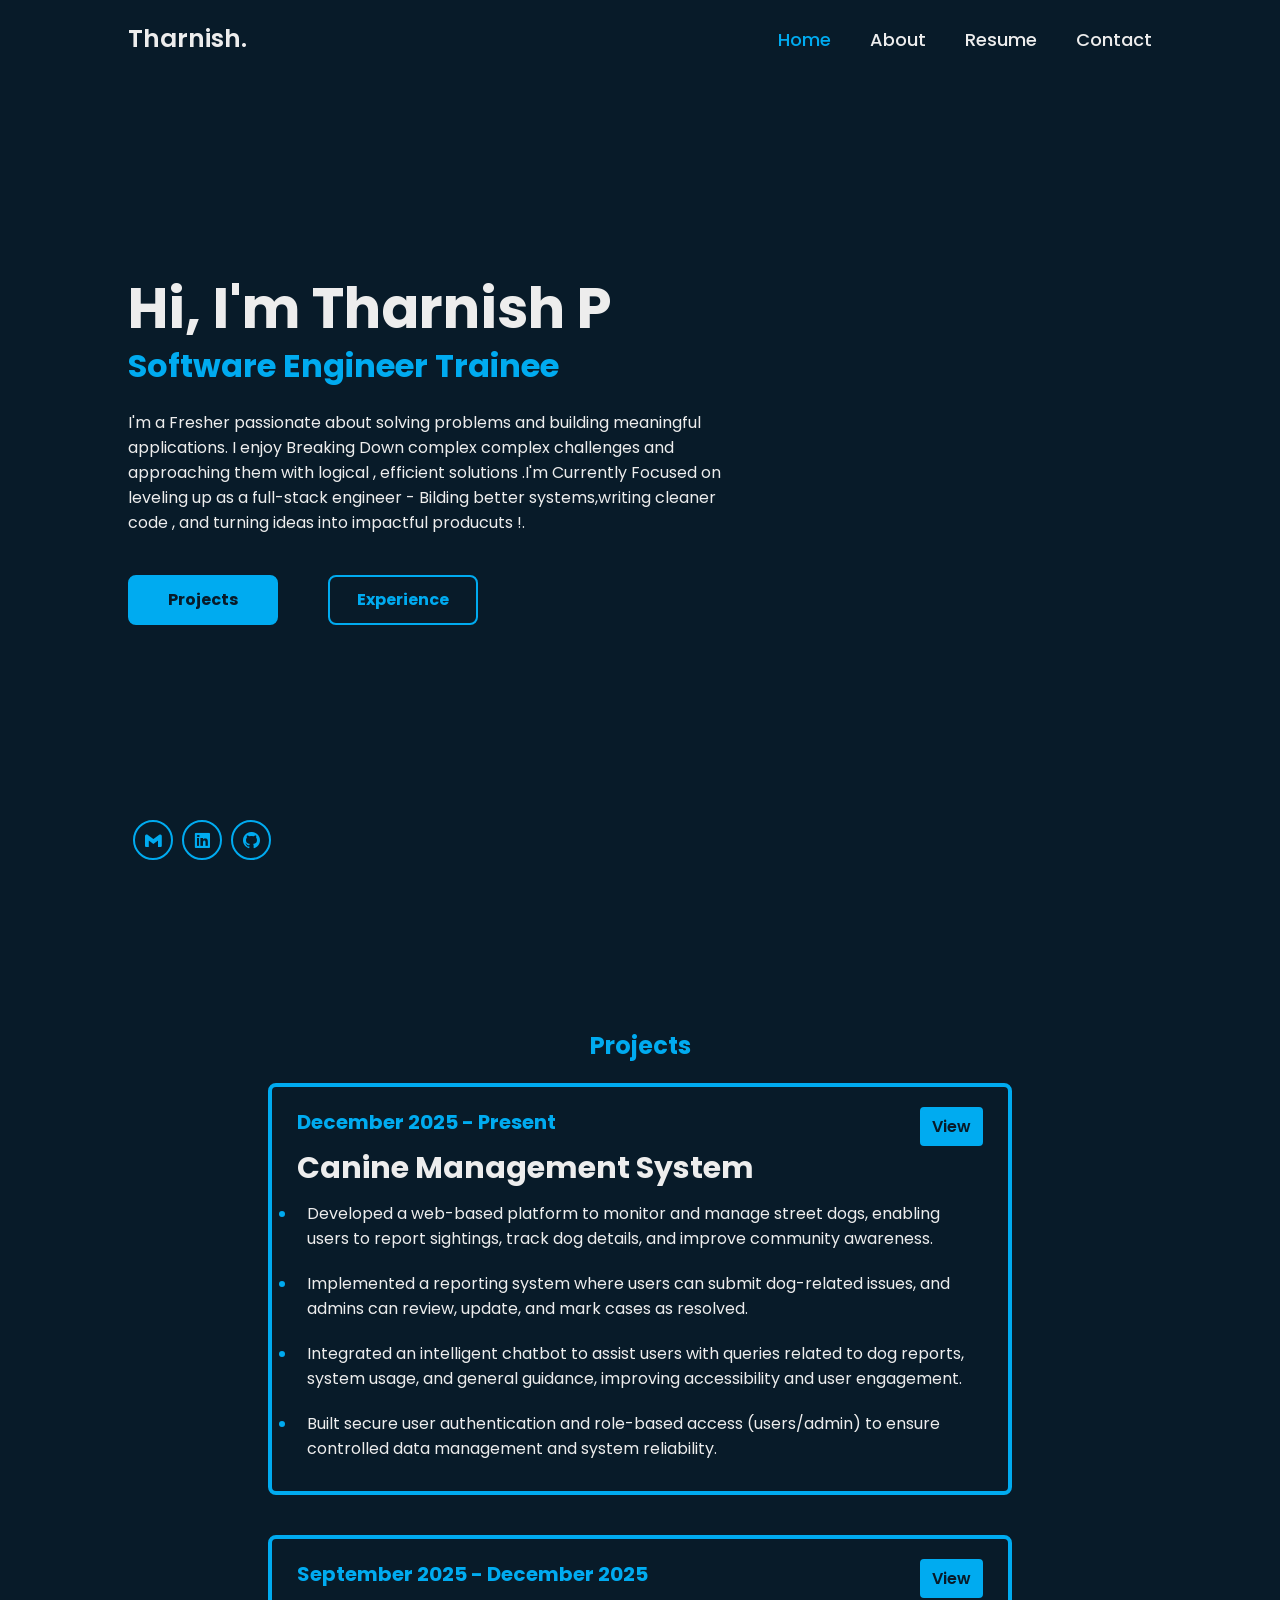
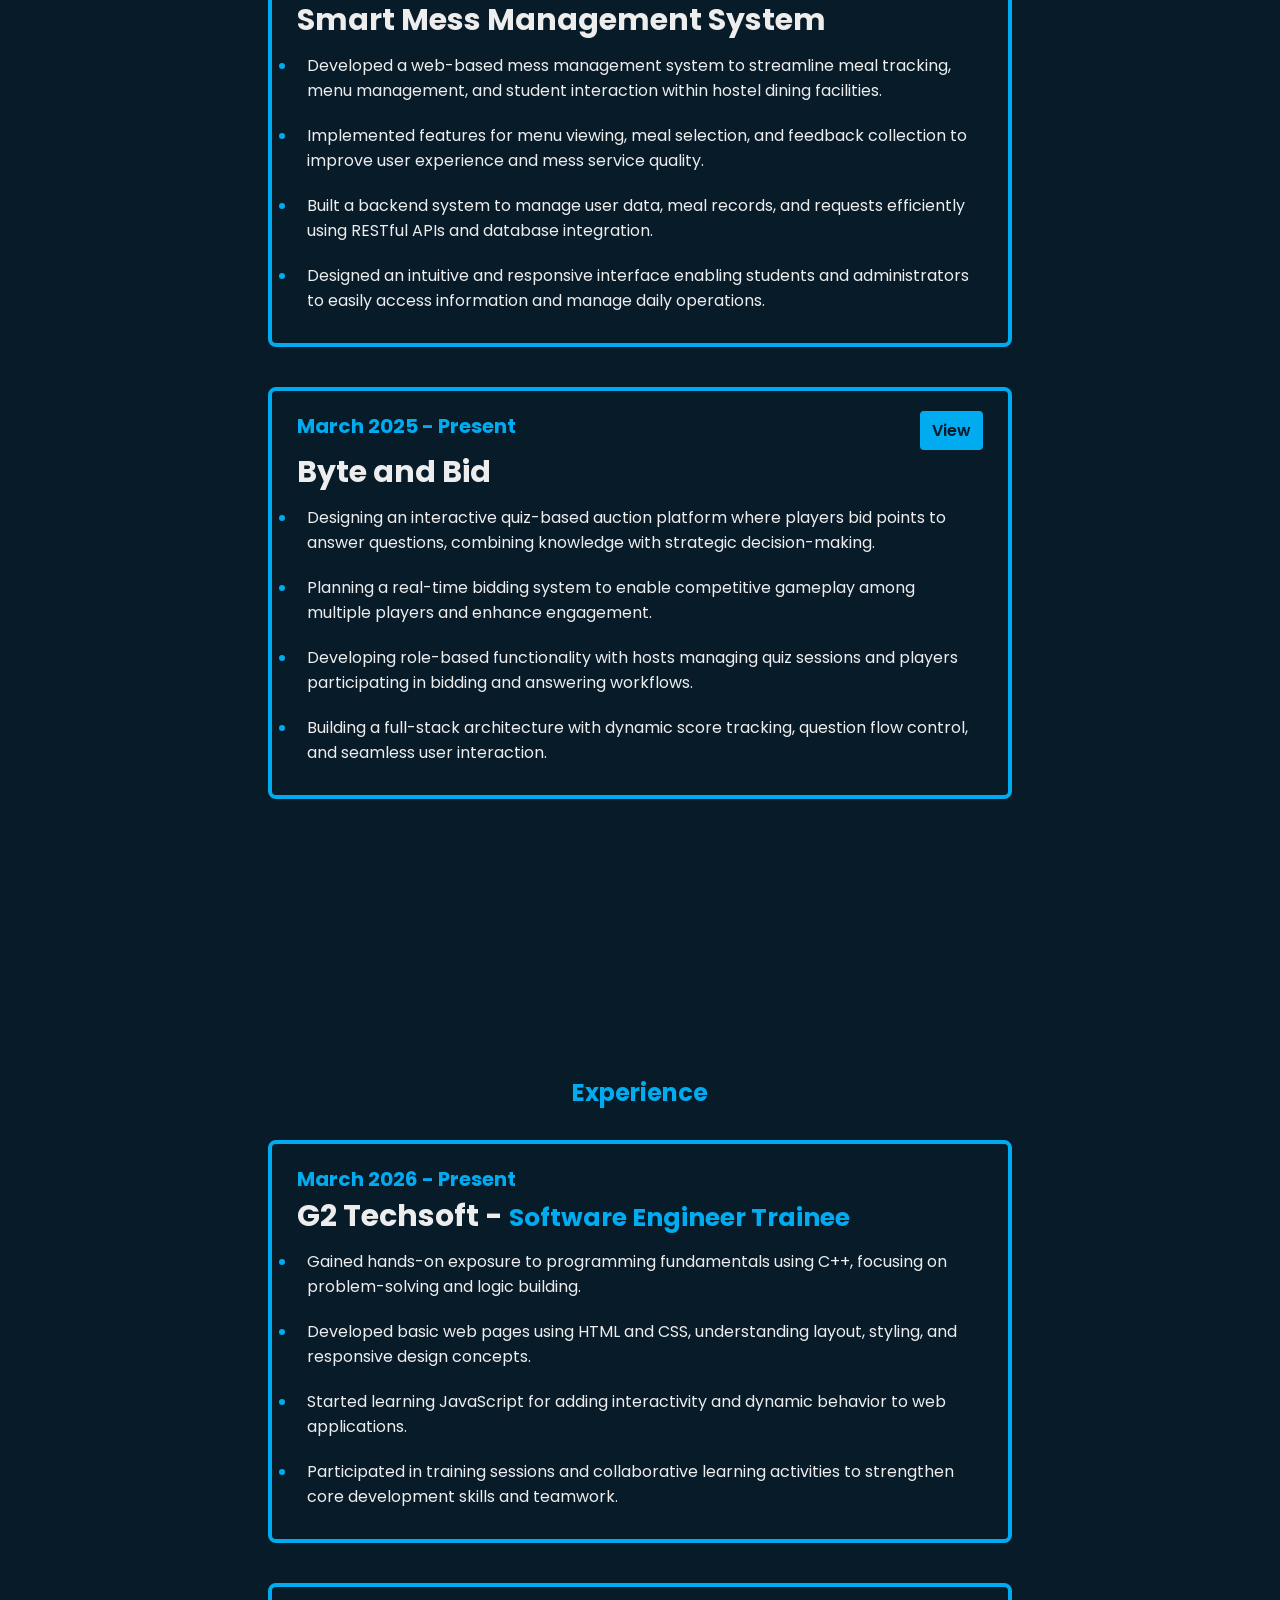
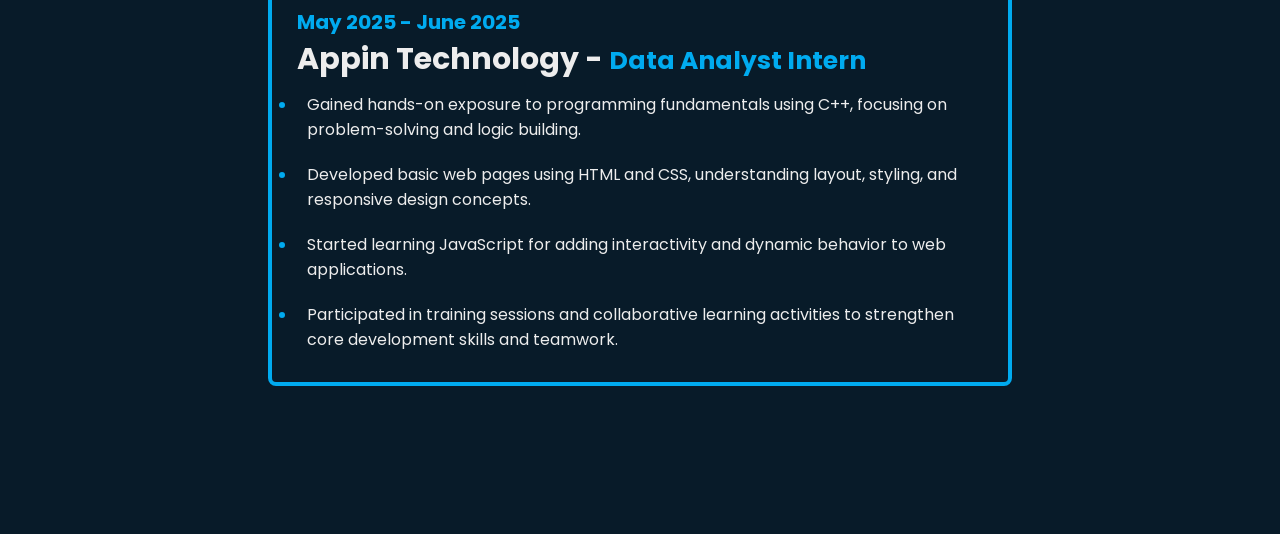
<file: index.html>
<!DOCTYPE html>
<html lang="en">
<head>
    <meta charset="UTF-8">
    <meta name="viewport" content="width=device-width, initial-scale=1.0">
    <title>PortFolio</title>
    <link rel="stylesheet" href="styles/portfolio.css">
    <link href='https://unpkg.com/boxicons@2.1.4/css/boxicons.min.css' rel='stylesheet'>
</head>
<body>
    <header class="header">
        <div class="logo">
            <a href="#">Tharnish.</a>
        </div>
        <div class="menu-icon" id="menu-icon">
            <i class='bx bx-menu'></i>
        </div>
        <nav class="nav-bar" id="nav-bar">
            <a href="#" class = "active">Home</a>
            <a href="pages/about.html">About</a>
            <a href="pages/resume.html">Resume</a>
            <a href="#">Contact</a>
            
        </nav>
    </header>

    <section class="home">
        <div class="home-content">
            <h1>Hi, I'm Tharnish P</h1>
            <h3>Software Engineer Trainee</h3>
            <p>I'm a Fresher passionate about solving problems and building meaningful applications. I enjoy Breaking Down complex
                complex challenges and approaching them with logical , efficient solutions .I'm Currently Focused on leveling up as 
                a full-stack engineer - Bilding better systems,writing cleaner code , and turning ideas into impactful producuts !.
            </p>

            <div class="btn-box">
                <a href="#project">Projects</a>
                <a href="#experience">Experience</a>
            </div>
            <div class="socials">
            <a href="mailto:tharnishpalanisamy3@gmail.com"><i class='bx bxl-gmail'></i></a>
            <a href="https://www.linkedin.com/in/tharnish-palanisamy"><i class='bx bxl-linkedin-square' ></i></a>
            <a href="https://github.com/tharnishpalanisamy"><i class='bx bxl-github' ></i></a>
        </div>

        </div>
        
    </section>

    <section id="project">
        <h1>Projects</h1>
        <div class="project-container">
        <div class="card">
            <div class="project-subtitle">
                <h4>December 2025 - Present</h4> 
                <a href="https://streetdogtracker.vercel.app/" class="btn">View</a>
            </div>
            <div class="project-title">
                <h2>Canine Management System</h2>
            </div>
            
            <div class="project-content">
                <ul>
                    <li>Developed a web-based platform to monitor and manage street dogs, 
                        enabling users to report sightings, track dog details, and improve 
                        community awareness.
                    </li>
                    <li>Implemented a reporting system where users can submit dog-related 
                        issues, and admins can review, update, and mark cases as resolved.
                    </li>
                    <li>Integrated an intelligent chatbot to assist users with queries related 
                        to dog reports, system usage, and general guidance, improving accessibility
                         and user engagement.
                    </li>
                    <li>Built secure user authentication and role-based access (users/admin)
                         to ensure controlled data management and system reliability.</li>

                </ul>
            </div>
        </div>

        <div class="card">
            <div class="project-subtitle">
                <h4>September 2025 - December 2025</h4> 
                <a href="https://streetdogtracker.vercel.app/" class="btn">View</a>
            </div>
            <div class="project-title">
                <h2>Smart Mess Management System</h2>
            </div>
            
            <div class="project-content">
                <ul>
                    <li>Developed a web-based mess management system to streamline meal tracking,
                         menu management, and student interaction within hostel dining facilities.
                    </li>
                    <li>Implemented features for menu viewing, meal selection, and feedback collection
                         to improve user experience and mess service quality.
                    </li>
                    <li>Built a backend system to manage user data, meal records, and requests efficiently
                         using RESTful APIs and database integration.
                    </li>
                    <li>Designed an intuitive and responsive interface enabling students and administrators to 
                        easily access information and manage daily operations.</li>
                </ul>
            </div>
        </div>

        <div class="card">
            <div class="project-subtitle">
                <h4>March 2025 - Present</h4> 
                <a href="https://streetdogtracker.vercel.app/" class="btn">View</a>
            </div>
            <div class="project-title">
                <h2>Byte and Bid</h2>
            </div>
            
            <div class="project-content">
                <ul>
                    <li>Designing an interactive quiz-based auction platform where players bid points 
                        to answer questions, combining knowledge with strategic decision-making.
                    </li>
                    <li>Planning a real-time bidding system to enable competitive gameplay among multiple
                         players and enhance engagement.
                    </li>
                    <li>Developing role-based functionality with hosts managing quiz sessions and players 
                        participating in bidding and answering workflows.
                    </li>
                    <li>Building a full-stack architecture with dynamic score tracking, question flow control,
                         and seamless user interaction.</li>
                </ul>
            </div>
        </div>
        
    </div>
    </section>

    <section id="experience">
        <h1>Experience</h1>
        <div class="experience-container">
        <div class="card">
            <div class="project-subtitle">
                <h4>March 2026 - Present</h4> 
            </div>
            <div class="project-title">
                <h2>G2 Techsoft - <span class="role">Software Engineer Trainee</span></h2>
            </div>
            
            <div class="project-content">
                <ul>
                    <li>Gained hands-on exposure to programming fundamentals using C++,
                         focusing on problem-solving and logic building.
                    </li>
                    <li>Developed basic web pages using HTML and CSS, understanding layout, 
                        styling, and responsive design concepts.
                    </li>
                    <li>Started learning JavaScript for adding interactivity and dynamic behavior
                         to web applications.
                    </li>
                    <li>Participated in training sessions and collaborative learning activities to 
                        strengthen core development skills and teamwork.</li>

                </ul>
            </div>
        </div>

        <div class="card">
            <div class="project-subtitle">
                <h4>May 2025 - June 2025</h4> 
            </div>
            <div class="project-title">
                <h2>Appin Technology - <span class="role">Data Analyst Intern</span></h2>
            </div>
            
            <div class="project-content">
                <ul>
                    <li>Gained hands-on exposure to programming fundamentals using C++,
                         focusing on problem-solving and logic building.
                    </li>
                    <li>Developed basic web pages using HTML and CSS, understanding layout, 
                        styling, and responsive design concepts.
                    </li>
                    <li>Started learning JavaScript for adding interactivity and dynamic behavior
                         to web applications.
                    </li>
                    <li>Participated in training sessions and collaborative learning activities to 
                        strengthen core development skills and teamwork.</li>

                </ul>
            </div>
        </div>
      </div>
    </section>
    <script src="script/app.js"></script>
</body>
</html>
</file>
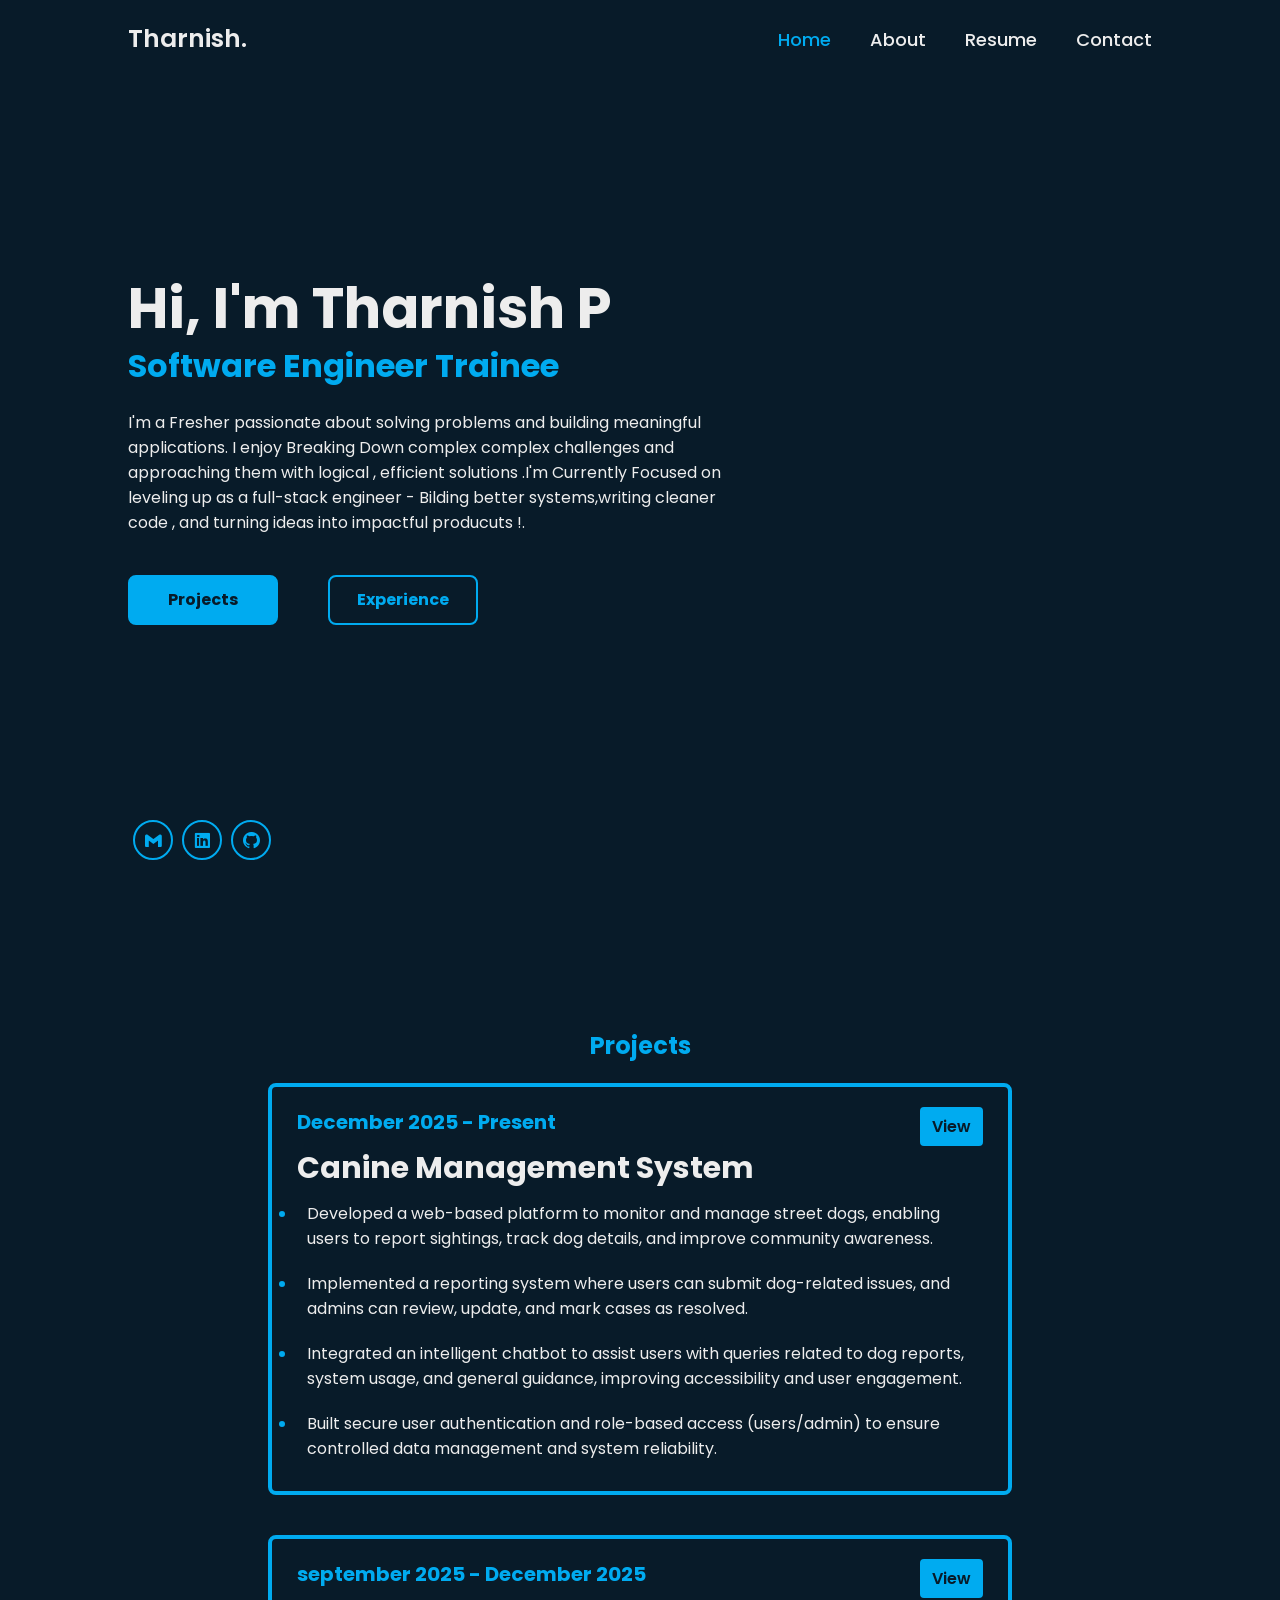
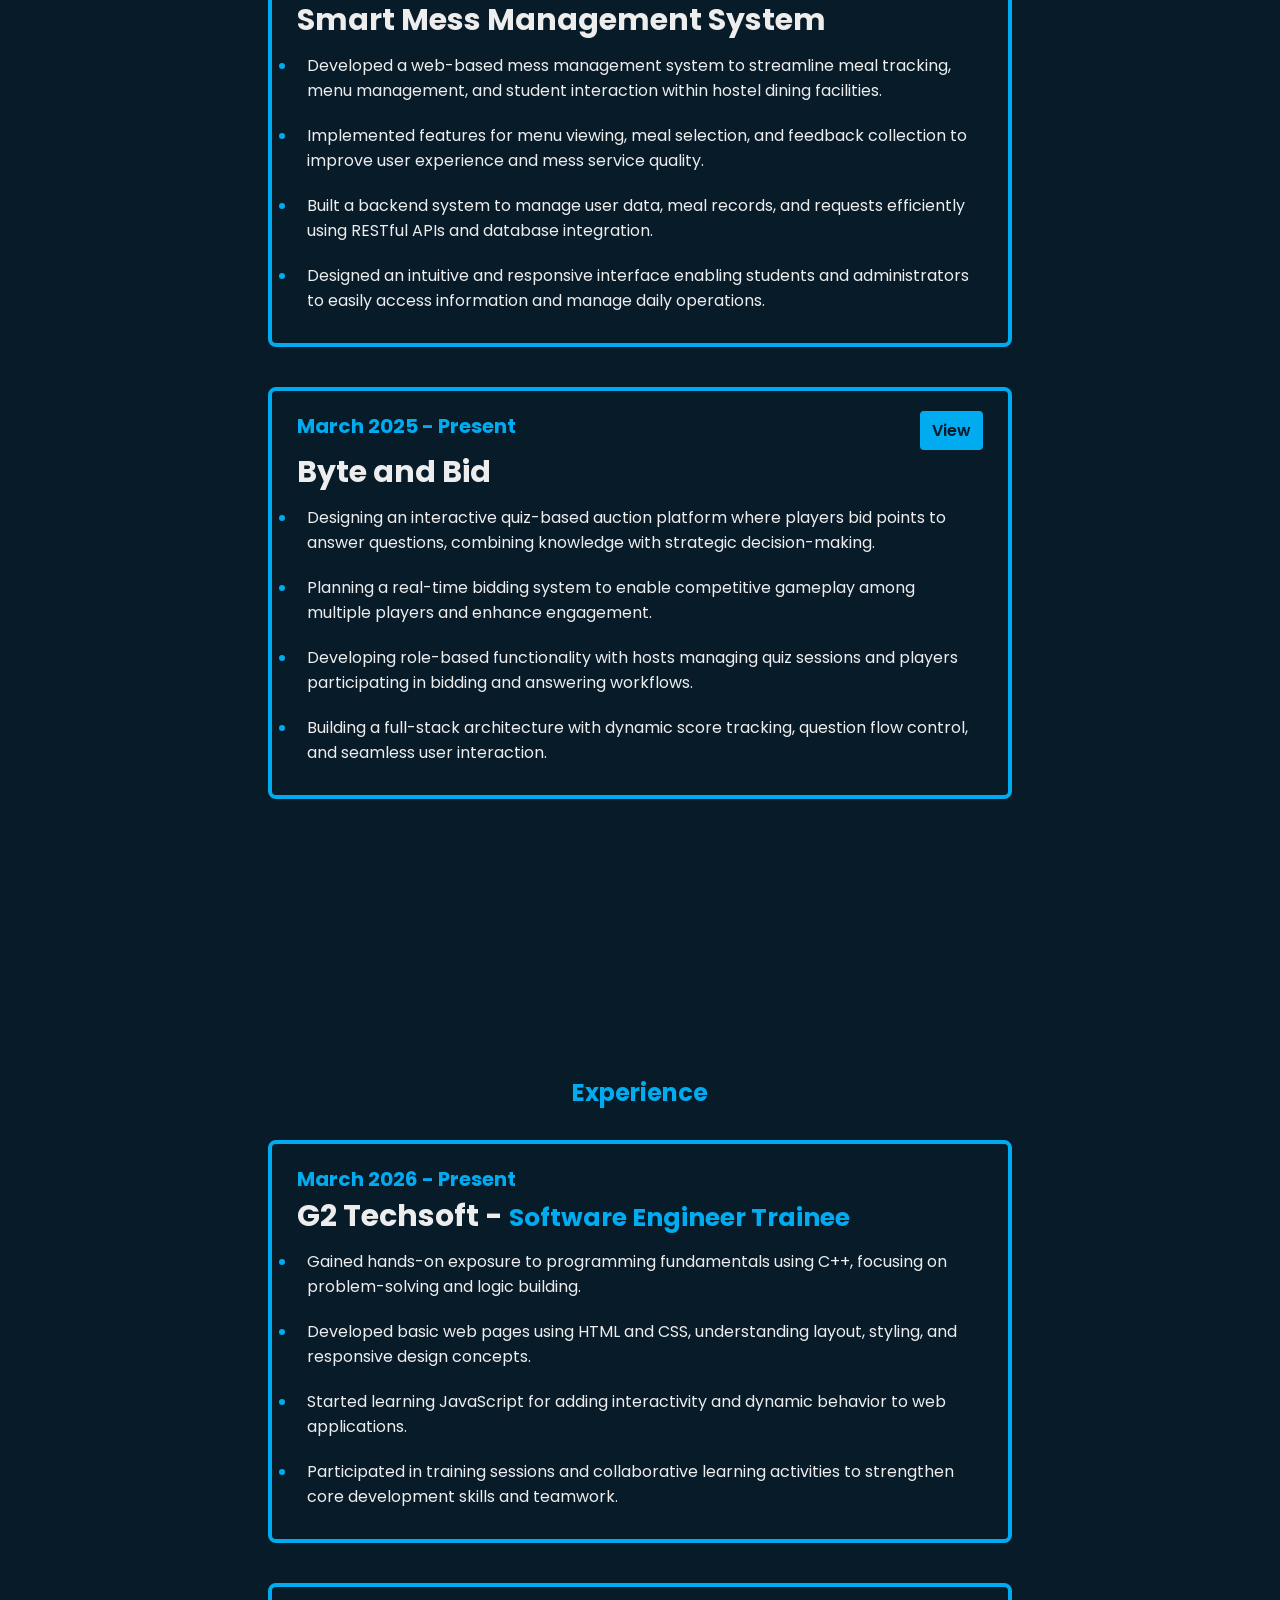
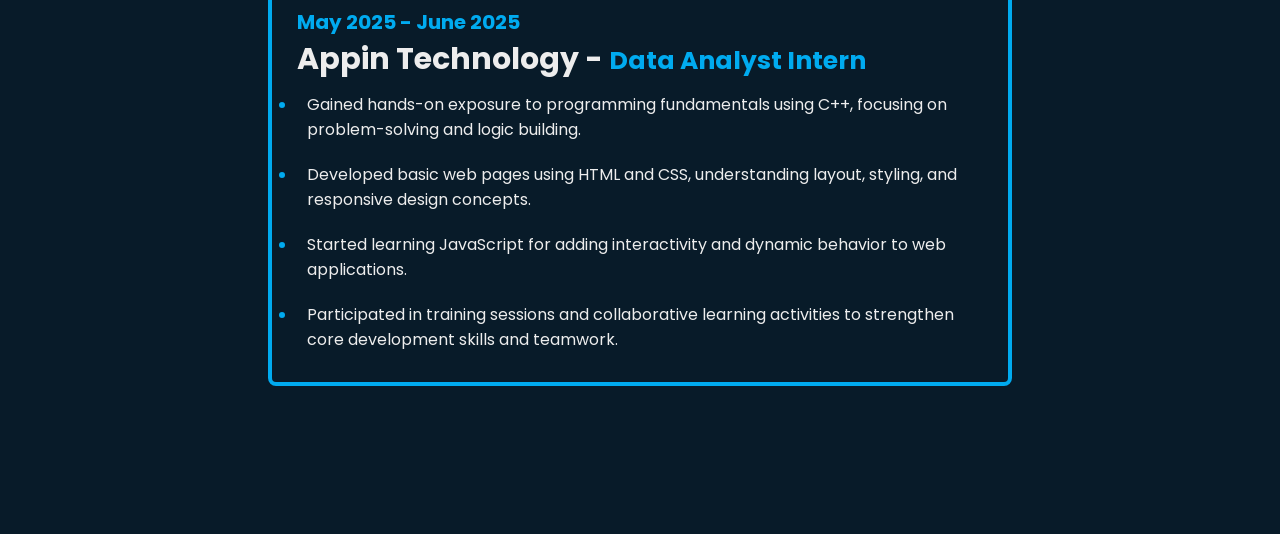
<file: portfolio/index.html>
<!DOCTYPE html>
<html lang="en">
<head>
    <meta charset="UTF-8">
    <meta name="viewport" content="width=device-width, initial-scale=1.0">
    <title>PortFolio</title>
    <link rel="stylesheet" href="styles/portfolio.css">
    <link href='https://unpkg.com/boxicons@2.1.4/css/boxicons.min.css' rel='stylesheet'>
</head>
<body>
    <header class="header">
        <div class="logo">
            <a href="#">Tharnish.</a>
        </div>
        <nav class="nav-bar">
            <a href="#" class = "active">Home</a>
            <a href="pages/about.html">About</a>
            <a href="pages/resume.html">Resume</a>
            <a href="#">Contact</a>
        </nav>
    </header>

    <section class="home">
        <div class="home-content">
            <h1>Hi, I'm Tharnish P</h1>
            <h3>Software Engineer Trainee</h3>
            <p>I'm a Fresher passionate about solving problems and building meaningful applications. I enjoy Breaking Down complex
                complex challenges and approaching them with logical , efficient solutions .I'm Currently Focused on leveling up as 
                a full-stack engineer - Bilding better systems,writing cleaner code , and turning ideas into impactful producuts !.
            </p>

            <div class="btn-box">
                <a href="#project">Projects</a>
                <a href="#experience">Experience</a>
            </div>

        </div>
        <div class="socials">
            <a href="mailto:tharnishpalanisamy3@gmail.com"><i class='bx bxl-gmail'></i></a>
            <a href="https://www.linkedin.com/in/tharnish-palanisamy"><i class='bx bxl-linkedin-square' ></i></a>
            <a href="https://github.com/tharnishpalanisamy"><i class='bx bxl-github' ></i></a>
        </div>
    </section>

    <section id="project">
        <h1>Projects</h1>
        <div class="project-container">
        <div class="card">
            <div class="project-subtitle">
                <h4>December 2025 - Present</h4> 
                <a href="https://streetdogtracker.vercel.app/" class=".btn">View</a>
            </div>
            <div class="project-title">
                <h2>Canine Management System</h2>
            </div>
            
            <div class="project-content">
                <ul>
                    <li>Developed a web-based platform to monitor and manage street dogs, 
                        enabling users to report sightings, track dog details, and improve 
                        community awareness.
                    </li>
                    <li>Implemented a reporting system where users can submit dog-related 
                        issues, and admins can review, update, and mark cases as resolved.
                    </li>
                    <li>Integrated an intelligent chatbot to assist users with queries related 
                        to dog reports, system usage, and general guidance, improving accessibility
                         and user engagement.
                    </li>
                    <li>Built secure user authentication and role-based access (users/admin)
                         to ensure controlled data management and system reliability.</li>

                </ul>
            </div>
        </div>

        <div class="card">
            <div class="project-subtitle">
                <h4>september 2025 - December 2025</h4> 
                <a href="https://smart-mess-management.netlify.app/">View</a>
            </div>
            <div class="project-title">
                <h2>Smart Mess Management System</h2>
            </div>
            
            <div class="project-content">
                <ul>
                    <li>Developed a web-based mess management system to streamline meal tracking,
                         menu management, and student interaction within hostel dining facilities.
                    </li>
                    <li>Implemented features for menu viewing, meal selection, and feedback collection
                         to improve user experience and mess service quality.
                    </li>
                    <li>Built a backend system to manage user data, meal records, and requests efficiently
                         using RESTful APIs and database integration.
                    </li>
                    <li>Designed an intuitive and responsive interface enabling students and administrators to 
                        easily access information and manage daily operations.</li>
                </ul>
            </div>
        </div>

        <div class="card">
            <div class="project-subtitle">
                <h4>March 2025 - Present</h4> 
                <a href="https://streetdogtracker.vercel.app/">View</a>
            </div>
            <div class="project-title">
                <h2>Byte and Bid</h2>
            </div>
            
            <div class="project-content">
                <ul>
                    <li>Designing an interactive quiz-based auction platform where players bid points 
                        to answer questions, combining knowledge with strategic decision-making.
                    </li>
                    <li>Planning a real-time bidding system to enable competitive gameplay among multiple
                         players and enhance engagement.
                    </li>
                    <li>Developing role-based functionality with hosts managing quiz sessions and players 
                        participating in bidding and answering workflows.
                    </li>
                    <li>Building a full-stack architecture with dynamic score tracking, question flow control,
                         and seamless user interaction.</li>
                </ul>
            </div>
        </div>
        
    </div>
    </section>

    <section id="experience">
        <h1>Experience</h1>
        <div class="experience-container">
        <div class="card">
            <div class="project-subtitle">
                <h4>March 2026 - Present</h4> 
            </div>
            <div class="project-title">
                <h2>G2 Techsoft - <span class="role">Software Engineer Trainee</span></h2>
            </div>
            
            <div class="project-content">
                <ul>
                    <li>Gained hands-on exposure to programming fundamentals using C++,
                         focusing on problem-solving and logic building.
                    </li>
                    <li>Developed basic web pages using HTML and CSS, understanding layout, 
                        styling, and responsive design concepts.
                    </li>
                    <li>Started learning JavaScript for adding interactivity and dynamic behavior
                         to web applications.
                    </li>
                    <li>Participated in training sessions and collaborative learning activities to 
                        strengthen core development skills and teamwork.</li>

                </ul>
            </div>
        </div>

        <div class="card">
            <div class="project-subtitle">
                <h4>May 2025 - June 2025</h4> 
            </div>
            <div class="project-title">
                <h2>Appin Technology - <span class="role">Data Analyst Intern</span></h2>
            </div>
            
            <div class="project-content">
                <ul>
                    <li>Gained hands-on exposure to programming fundamentals using C++,
                         focusing on problem-solving and logic building.
                    </li>
                    <li>Developed basic web pages using HTML and CSS, understanding layout, 
                        styling, and responsive design concepts.
                    </li>
                    <li>Started learning JavaScript for adding interactivity and dynamic behavior
                         to web applications.
                    </li>
                    <li>Participated in training sessions and collaborative learning activities to 
                        strengthen core development skills and teamwork.</li>

                </ul>
            </div>
        </div>
      </div>
    </section>

</body>
</html>
</file>
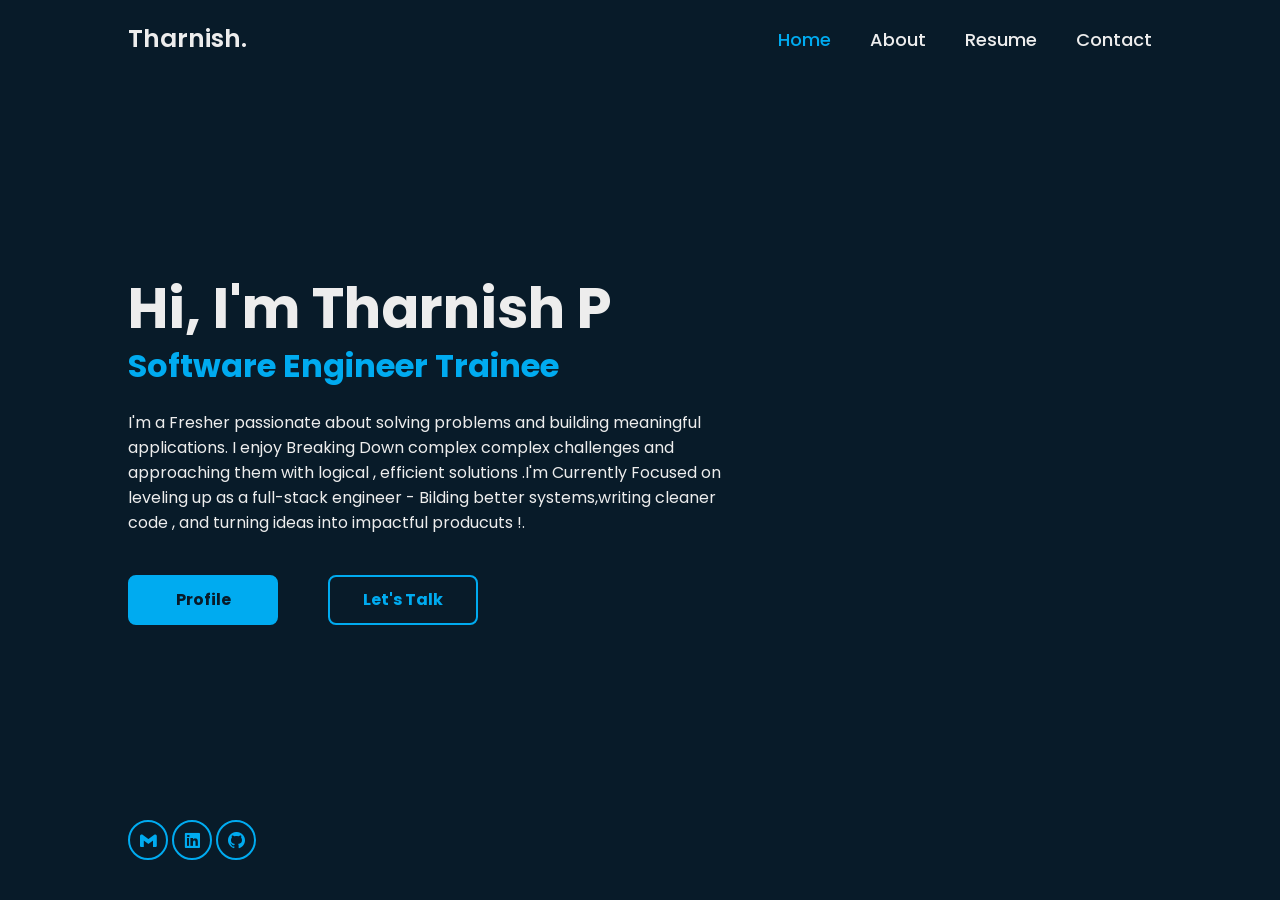
<file: portfolio.html>
<!DOCTYPE html>
<html lang="en">
<head>
    <meta charset="UTF-8">
    <meta name="viewport" content="width=device-width, initial-scale=1.0">
    <title>PortFolio</title>
    <link rel="stylesheet" href="portfolio.css">
    <link href='https://unpkg.com/boxicons@2.1.4/css/boxicons.min.css' rel='stylesheet'>
</head>
<body>
    <header class="header">
        <div class="logo">
            <a href="#">Tharnish.</a>
        </div>
        <nav class="nav-bar">
            <a href="#" class = "active">Home</a>
            <a href="#">About</a>
            <a href="resume.html">Resume</a>
            <a href="#">Contact</a>
        </nav>
    </header>

    <section class="home">
        <div class="home-content">
            <h1>Hi, I'm Tharnish P</h1>
            <h3>Software Engineer Trainee</h3>
            <p>I'm a Fresher passionate about solving problems and building meaningful applications. I enjoy Breaking Down complex
                complex challenges and approaching them with logical , efficient solutions .I'm Currently Focused on leveling up as 
                a full-stack engineer - Bilding better systems,writing cleaner code , and turning ideas into impactful producuts !.
            </p>

            <div class="btn-box">
                <a href="resume.html">Profile</a>
                <a href="#">Let's Talk</a>
            </div>

        </div>
        <div class="socials">
            <a href="mailto:tharnishpalanisamy3@gmail.com"><i class='bx bxl-gmail'></i></a>
            <a href="https://www.linkedin.com/in/tharnish-palanisamy"><i class='bx bxl-linkedin-square' ></i></a>
            <a href="https://github.com/tharnishpalanisamy"><i class='bx bxl-github' ></i></a>
        </div>
    </section>

</body>
</html>
</file>
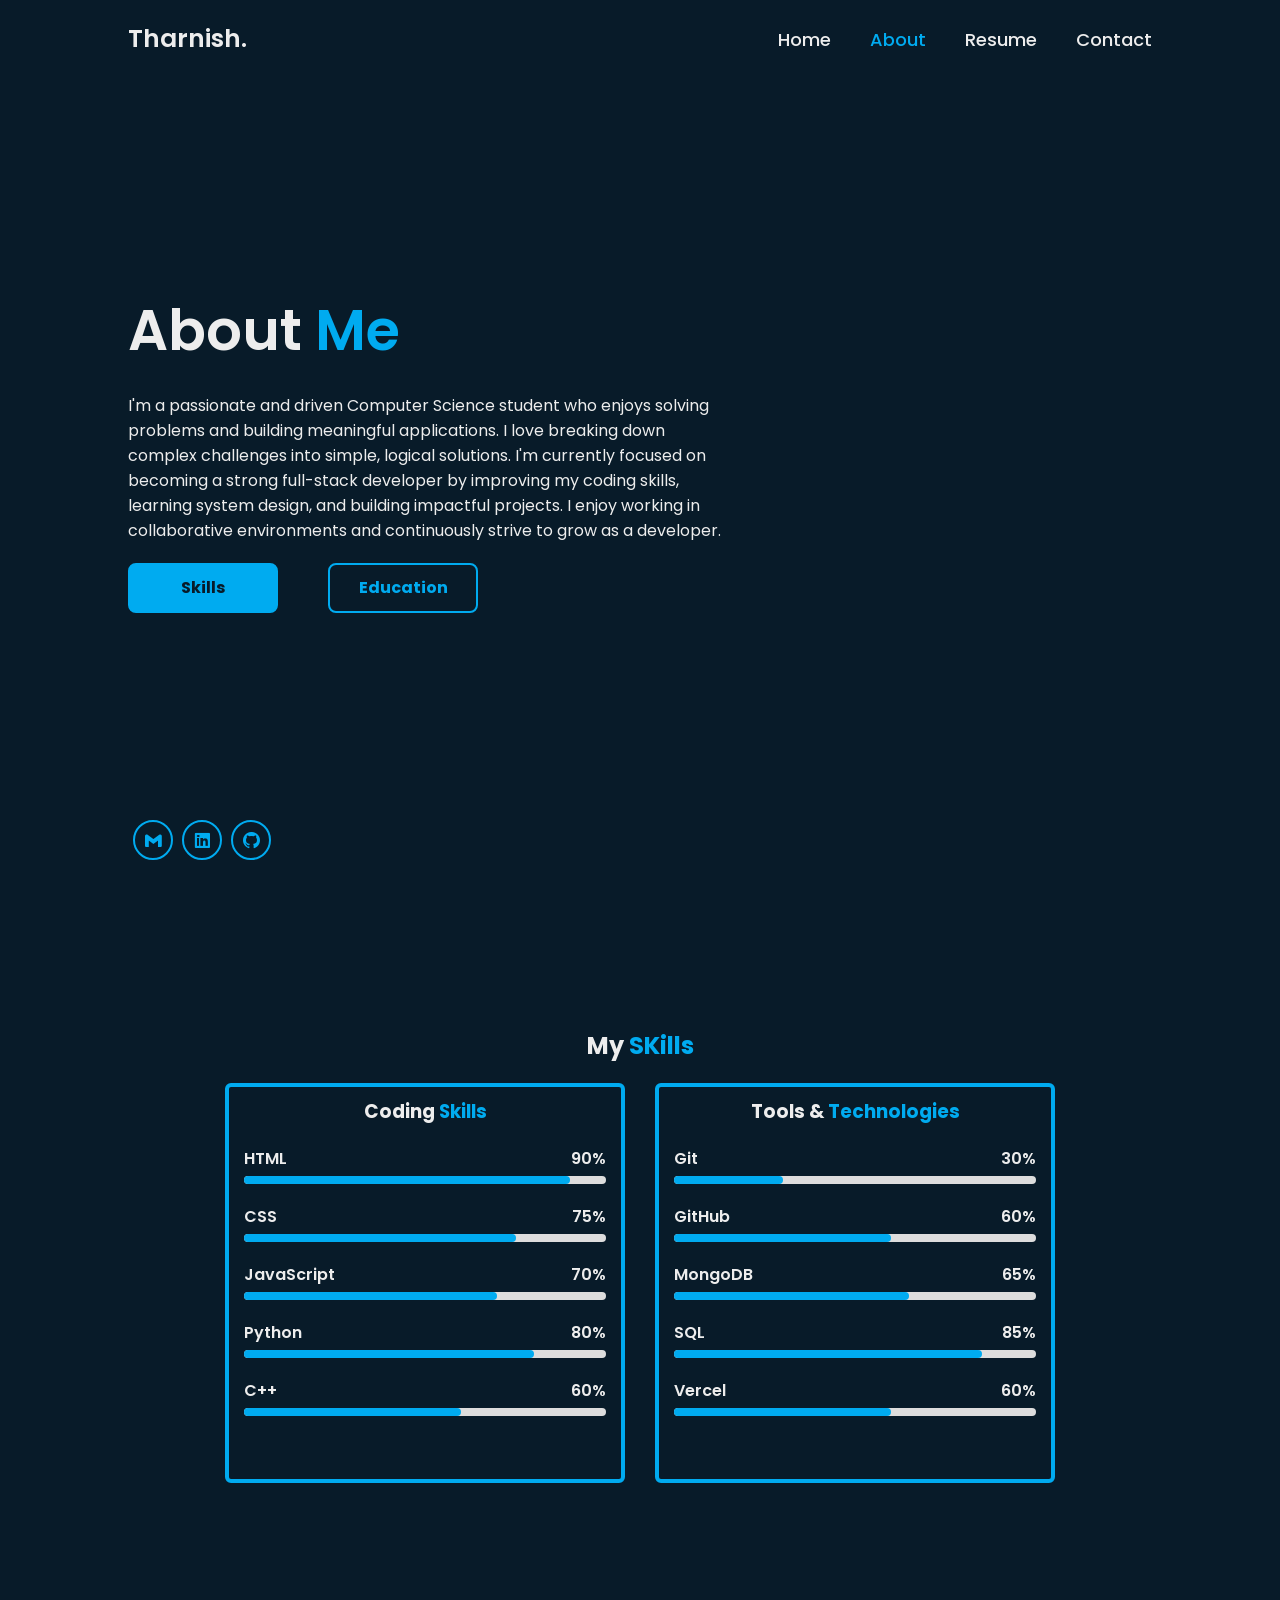
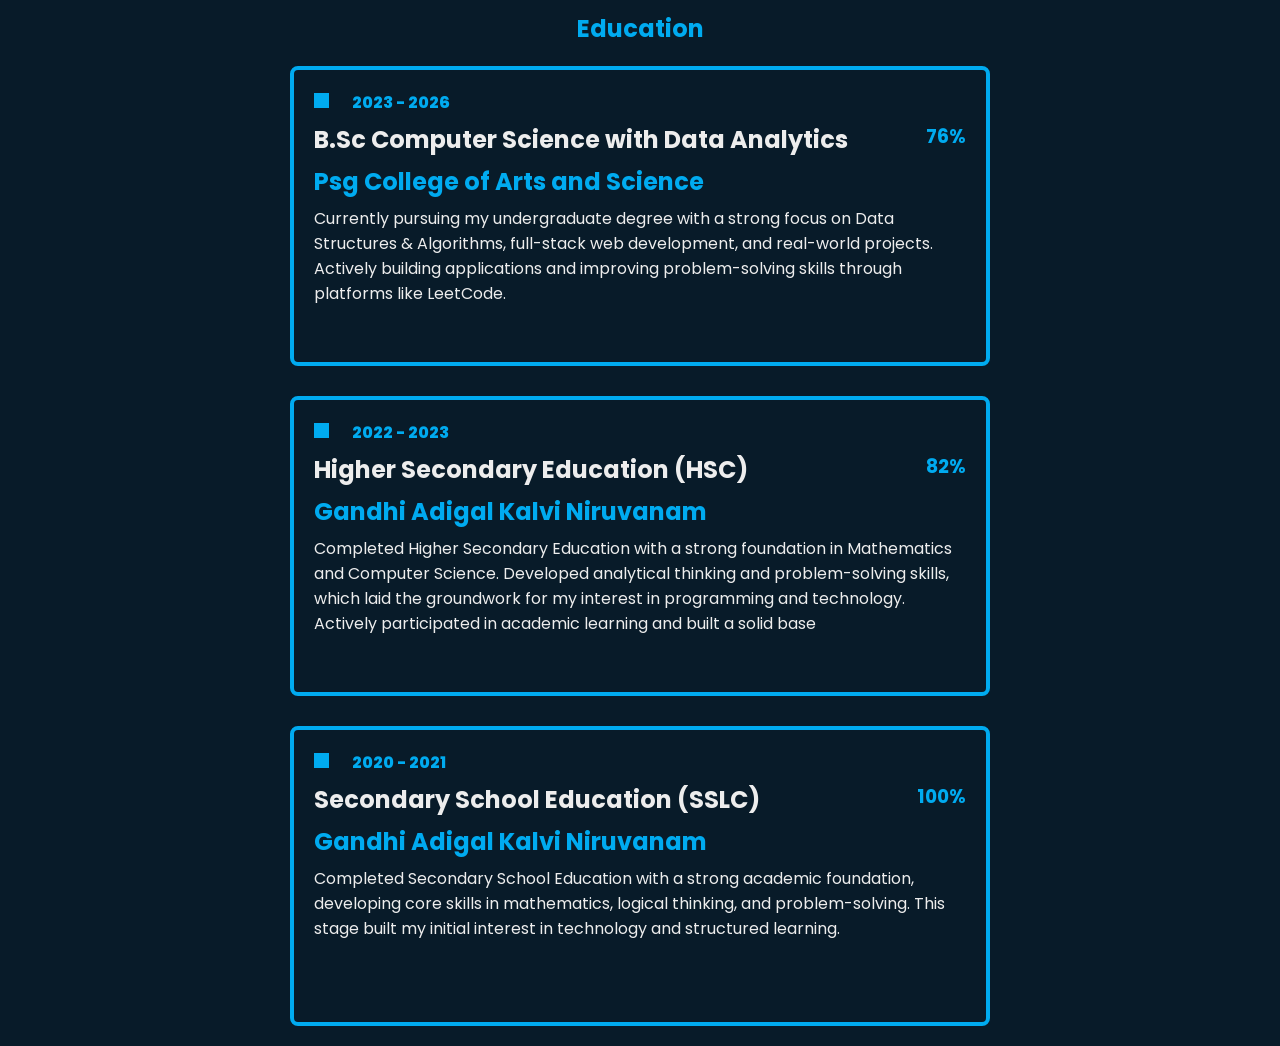
<file: pages/about.html>
<!DOCTYPE html>
<html lang="en">
<head>
    <meta charset="UTF-8">
    <meta name="viewport" content="width=device-width, initial-scale=1.0">
    <title>About</title>
    <link rel="stylesheet" href="../styles/portfolio.css">
    <link href='https://unpkg.com/boxicons@2.1.4/css/boxicons.min.css' rel='stylesheet'>
</head>
<body>
    <header class="header">
        <div class="logo">
            <a href="#">Tharnish.</a>
        </div>
        <div class="menu-icon" id="menu-icon">
            <i class='bx bx-menu'></i>
        </div>
        <nav class="nav-bar" id="nav-bar">
            <a href="../index.html">Home</a>
            <a href="#" class="active">About</a>
            <a href="resume.html">Resume</a>
            <a href="#">Contact</a>
        </nav>
    </header>

    <section class="about">
        <div class="about-content">
            <h1>About <span class="highlight">Me</span></h3>
            <p>I'm a passionate and driven Computer Science student who enjoys solving problems and building meaningful applications.
                I love breaking down complex challenges into simple, logical solutions. I'm currently focused on becoming a strong 
                full-stack developer by improving my coding skills, learning system design, and building impactful projects. 
                I enjoy working in collaborative environments and continuously strive to grow as a developer.
            </p></p>

            <div class="btn-box">
                <a href="#skills">Skills</a>
                <a href="#education">Education</a>
            </div>
            <div class="socials">
            <a href="mailto:tharnishpalanisamy3@gmail.com"><i class='bx bxl-gmail'></i></a>
            <a href="https://www.linkedin.com/in/tharnish-palanisamy"><i class='bx bxl-linkedin-square' ></i></a>
            <a href="https://github.com/tharnishpalanisamy"><i class='bx bxl-github' ></i></a>
        </div>
        </div>
    </section>

    <section id="skills">
        <h1>My <span class="highlight">SKills</span></h1>
        <div class="skill-container">
            <div class="skill-box">            
                <div class="skill-card">
                    <div class="skill-title">
                        <h3>Coding <span class="highlight">Skills</span></h3>
                    </div>
                    <div class="skill">
                        <p>HTML <span class="percentage">90%</span></p>
                        <div class="progress-bar">
                            <div class="progress" style="width: 90%;"></div>
                        </div>
                    </div>
                    <div class="skill">
                        <p>CSS <span class="percentage">75%</span></p>
                        <div class="progress-bar">
                            <div class="progress" style="width: 75%;"></div>
                        </div>
                    </div>
                    <div class="skill">
                        <p>JavaScript <span class="percentage">70%</span></p>
                        <div class="progress-bar">
                            <div class="progress" style="width: 70%;"></div>
                        </div>
                    </div>
                    <div class="skill">
                        <p>Python <span class="percentage">80%</span></p>
                        <div class="progress-bar">
                            <div class="progress" style="width: 80%;"></div>
                        </div>
                        
                    </div>
                    <div class="skill">
                        <p>C++ <span class="percentage">60%</span></p>
                        <div class="progress-bar">
                            <div class="progress" style="width: 60%;"></div>
                        </div>
                    </div>
                </div>
            </div>


            <div class="skill-box">
                
            <div class="skill-card">
                <div class="skill-title">
                <h3>Tools & <span class="highlight">Technologies</span></h3>
                </div>
                <div class="skill">
                    <p>Git <span class="percentage">30%</span></p>
                    <div class="progress-bar">
                            <div class="progress" style="width: 30%;"></div>
                        </div>
                </div>
                <div class="skill">
                    <p>GitHub <span class="percentage">60%</span></p>
                    <div class="progress-bar">
                            <div class="progress" style="width: 60%;"></div>
                        </div>
                </div>
                <div class="skill">
                    <p>MongoDB <span class="percentage">65%</span></p>
                    <div class="progress-bar">
                            <div class="progress" style="width: 65%;"></div>
                        </div>
                </div>
                <div class="skill">
                    <p>SQL <span class="percentage">85%</span></p>
                    <div class="progress-bar">
                            <div class="progress" style="width: 85%;"></div>
                        </div>
                </div>
                <div class="skill">
                    <p>Vercel <span class="percentage">60%</span></p>
                    <div class="progress-bar">
                            <div class="progress" style="width: 60%;"></div>
                        </div>
                </div>
            </div>
            </div>

        </div>
    </section>

    <section id="education">
        <h1>Education</h1>
        <div class="education-container">
            <div class="education-card">
                <div class="education-time">
                    <p class="highlight"><span class="square"></span> 2023 - 2026</p>
                </div>
                <div class="education-title">
                    <h2>B.Sc Computer Science with Data Analytics</h2>
                    <h3 class="highlight">76%</h3>
                </div>
                <div class="education-institute">
                    <h2 class="highlight">Psg College of Arts and Science</h2>
                </div>
                <div class="education-content">
                    <p>Currently pursuing my undergraduate degree with a strong focus on 
                        Data Structures & Algorithms, full-stack web development, and real-world projects. 
                        Actively building applications and improving problem-solving skills through platforms like LeetCode.</p>
                </div>
            </div>

            <div class="education-card">
                <div class="education-time">
                    <p class="highlight"><span class="square"></span> 2022 - 2023</p>
                </div>
                <div class="education-title">
                    <h2>Higher Secondary Education (HSC)</h2>
                    <h3 class="highlight">82%</h3>
                </div>
                <div class="education-institute">
                    <h2 class="highlight">Gandhi Adigal Kalvi Niruvanam </h2>
                </div>
                <div class="education-content">
                    <p>Completed Higher Secondary Education with a strong foundation in Mathematics and Computer Science.
                         Developed analytical thinking and problem-solving skills, which laid the groundwork for my interest 
                         in programming and technology. Actively participated in academic learning and built a solid base
                </div>
            </div>
            
            <div class="education-card">
                <div class="education-time">
                    <p class="highlight"><span class="square"></span> 2020 - 2021</p>
                </div>
                <div class="education-title">
                    <h2>Secondary School Education (SSLC)</h2>
                    <h3 class="highlight">100%</h3>
                </div>
                <div class="education-institute">
                    <h2 class="highlight">Gandhi Adigal Kalvi Niruvanam </h2>
                </div>
                <div class="education-content">
                    <p>Completed Secondary School Education with a strong academic foundation, developing core
                         skills in mathematics, logical thinking, and problem-solving. This stage built my 
                         initial interest in technology and structured learning.
                </div>
            </div>
        </div>
    </section>
    
    <script src="../script/app.js"></script>
</body>
</html>
</file>
<file: styles/portfolio.css>
@import url('https://fonts.googleapis.com/css2?family=Poppins:wght@300;400;500;600;700;800;900&display=swap');

:root{
    --primary : #081b29;
    --text: #ededed;
    --secondary:#00abf0;   
}

*{
    margin: 0; 
    padding: 0;
    font-family: 'Poppins',sans-serif; 
    box-sizing: border-box;
}

body{
    background : var(--primary);
    color: var(--text);
}

.header{
    position: fixed;
    top: 0;
    left: 0;
    display: flex;
    width: 100%;
    justify-content: space-between;
    align-items: center;
    z-index: 100;
    padding: 20px 10%;
}

.logo a{
    text-decoration: none; 
    color: var(--text);
    font-size: 25px;
    font-weight: 600;
}

.nav-bar a{
    text-decoration: none; 
    color: var(--text); 
    margin-left: 35px;
    font-size: 18px ; 
    font-weight: 500; 
}

.nav-bar a.active , .nav-bar a:hover{
    color: var(--secondary);
    transition: 0.5s;
}

.home{
    height: 100vh; 
    display: flex;
    align-items: center;
    padding: 10px 10%;

}

.home-content{
    max-width: 600px;
}

.home-content h1{
    font-weight: 700; 
    font-size: 56px; 
    line-height: 1.2;
}

.home-content h3{
    color: var(--secondary); 
    font-size: 32px;
}

.home-content p{
    font-size: 16px;
    margin: 20px 0 40px; 
}

.btn-box {
    display:flex;
    justify-content: space-between;
    width: 350px;
    height: 50px;
}

.btn-box a   {
    display: inline-flex;
    justify-content: center;
    border: 2px solid var(--secondary);
    border-radius: 8px;
    font-size: 16px;
    font-weight: 700;
    width: 150px;
    height: 100%;
    padding: 10px;
    text-decoration: none; 
    color: var(--primary);
    background: var(--secondary);
} 

.btn-box a:nth-child(2){
    color: var(--secondary);
    background: transparent;
}

.btn-box a:hover{
    color: var(--secondary); 
    background: var(--primary);
    transition: 0.5s;
}

.btn-box a:hover:nth-child(2){
    color:var(--primary);
    background: var(--secondary);
    transition: 0.5s;
}
.socials{
    position: absolute;
    bottom: 40px;
    width: 170px;
    background: transparent;
}

.socials a {
    display: inline-flex;
    justify-content: center;
    align-items: center;
    background: transparent;
    width: 40px;
    height: 40px;
    border: 2px solid var(--secondary);
    color: var(--secondary);
    border-radius: 50%;
    font-size: 20px;
    text-decoration: none;
    margin-left: 5px;
}

.socials a:hover{
    transform: scale(1.2);
}

.about{
    height: 100vh;
    padding: 10px 10%;
    display: flex;
    align-items: center;
}

.about-content{
    max-width: 600px;
    
}

.about-content h1{ 
    font-size: 56px; 
    font-weight: 600;
}

.about-content p {
    font-size: 16px; 
    margin: 20px 0;
}

#project{
    padding: 10% 20px;
}
#project h1{
    text-align: center;

    color: var(--secondary);
}
.project-container{
    width: 100%;
    height: 100%;
    display: flex;
    flex-direction: column;
    background:transparent;
    justify-content: center;
    align-items: center;
}


.card{
    width: 60%;
    max-height: auto;
    margin: 20px;
    background: var(--primary);
    border: 4px solid var(--secondary);
    padding: 20px 25px;
    border-radius: 8px;
}
.project-subtitle{
    display: flex;
    justify-content: space-between;
}

.project-subtitle a{
    border: 2px solid var(--secondary);
    padding: 5px 10px;
    text-decoration: none;
    background: var(--secondary);
    color: var(--primary);
    font-size: 16px;
    font-weight: 600;
    border-radius: 4px;
}
.project-subtitle a:hover{
    color: var(--secondary);
    background: var(--primary);
}

.project-subtitle h4{
    color: var(--secondary);
    font-size: 20px;
}
.project-title{
    font-weight: 700;
}

.project-title h2{
    font-size: 30px;
}

.card:hover{
    transform: translateY(-10px);
    box-shadow: 0 10px 25px rgba(0, 171, 240, 0.4);
    transition: 0.3s;

}

ul li{
    padding: 10px;

}

ul li::marker{
    color: var(--secondary);
}

.role{
    color: var(--secondary);
    font-size: 25px;
}

#experience{
    padding: 10% 20px;
}
#experience h1{
    text-align: center;
    color: var(--secondary); 
    padding-bottom: 10px;
}
.experience-container{
    display: flex;
    max-width: 100%;
    justify-content: center;
    align-items: center;
    flex-direction: column;
}

.highlight{
    color: var(--secondary);
}

#skills h1{
    padding: 10% 20px 20px;
    text-align: center;
}
.skill-container{
    display: flex;
    justify-content: center;
    gap: 30px;
    box-sizing: border-box;
}

.skill-card{
    border: 4px solid var(--secondary);
    height: 400px;
    width: 400px;
    border-radius: 6px;
}
.skill-card:hover{
    transform: translateY(-10px);
    box-shadow: 0 10px 25px rgba(0, 171, 240, 0.4);
    transition: 0.3s;

}
.skill-card .skill-title{
    padding: 10px;
    text-align: center;
}
.skill p{
    display: flex;
    justify-content: space-between;
}
.skill-card .skill{
    padding: 10px 15px;
}

.skill{
    font-size: 16px;
    font-weight: 600;
}
.skill .percentage{
    text-align: left;

}

.progress-bar{
    width: 100%; 
    height: 8px; 
    margin-top: 5px;
    background: #ddd;
    border-radius: 10px;
}

.progress{
    height: 100%;
    background: var(--secondary);
    overflow: hidden;
    border-radius: 10px;
}

#education{
    padding: 10% 20px 20px;
}
#education h1{
    color: var(--secondary);
    text-align: center;
    padding-bottom: 20px;
}

.education-container{
    display: flex;
    flex-direction: column;
    gap: 30px;
    justify-content: center;
    align-items: center;
}
.square{
    display: inline-block;
    height: 15px;
    width: 15px;
    background: var(--secondary);
    margin-right: 20px;
}

.education-time p {
    font-weight: 800;
}
.education-card{
    border: 4px solid var(--secondary);
    height: 300px;
    width: 700px;
    border-radius: 8px;
    padding: 20px;
    }

.education-card:hover{
    transform: translateY(-10px);
    box-shadow: 0 10px 25px rgba(0, 171, 240, 0.4);
    transition: 0.3s;
}
.education-title{
    display: flex;
    justify-content: space-between;
    padding: 7px 0px;
    
}
.education-content{
    padding: 7px 0;
    width: 100%;
}
.menu-icon {
    display: none;
    cursor: pointer;
}

.menu-icon i {
    font-size: 30px;
    color: var(--text);
}
@media (max-width: 600px){
    .logo a{
        font-size: 15px;
    }
    .nav-bar a{
        font-size: 12px ; 
        margin-left: 10px;
    }
    .home , .about{
    height: 100vh; 
    display: flex;
    align-items: self-start;
    padding: 25% 5% 0px;
    }
    .home-content h1{
    font-weight: 700; 
    font-size: 26px; 
    line-height: 1;
    }
    .home-content h3{
        font-size: 18px;
    }
    .home-content p{
    font-size: 12px;
    margin: 10px 0 20px; 
    width: 95%;
    text-align: justify;
    }
    .btn-box {
    display:flex;
    justify-content: space-between;
    width: 350px;
    height: 50px;
    }
    .btn-box a   {
    display: inline-flex;
    justify-content: center;
    font-size: 12px;
    font-weight: 700;
    width: 100px;
    height: 80%;
    padding: 10px;
    } 
    .btn-box a:nth-child(2){
    margin-right: 80px;
    }
    .socials{
    position: static ;   
    display: flex;
    gap: 10px;
    margin-top: 10px;
 
}
    .card{
    width: 100%;
    }
    .project-subtitle h4{
        font-size: 16px;
    }
    .project-subtitle a{
    border: 2px solid var(--secondary);
    padding: 0px;
    text-decoration: none;
    background: var(--secondary);
    color: var(--primary);
    font-size: 12px;
    font-weight: 600;
    border-radius: 4px;
}
.project-title h2{
    padding-top: 8px;
    font-size: 18px;
}
.project-content li {
    font-size: 12px;
    text-align: justify;
}
.btn{
    display: inline-flex;
    justify-content: center;
    height: 25px;
    width: 50px;
}
.role{
    font-size: 18px;
}

.about-content h1{ 
    font-size: 26px; 
}
.about-content p {
    width: 95%;
    font-size: 12px; 
    text-align: justify;
    margin: 20px 0;
}
#skills h1{
    font-size: 26px;
}
.skill-container{
    flex-direction: column;
    margin-left: 30px;
}
.skill-card{
    width: 90%;
}
#education{
    padding: 30% 20px 40px;
}
#education h1{
    font-size: 26px;
}
.education-time p {
    font-size: 12px;
}
.education-title h2{
    font-size: 12px;
}
.education-title h3{
    font-size: 10px;
}
.square{
    height: 10px;
    width: 10px;
}
.education-card{
    height: auto;
    width: auto;
    padding: 10px 20px;
    
    
    }
.education-content p {
    font-size: 12px;
    text-align: justify;
}
.education-institute h2{
    font-size: 12px;
}
.skill p{
    font-size: 12px;
}
.nav-bar{
    position: absolute;
    top: 70px;
    left: 0;
    right: 0;
    flex-direction: column;
    text-align: center;
}
.nav-bar a {
    padding: 20px;
     
}
.menu-icon{
        display: block;
    }

.nav-bar{
        position: absolute;
        top: 70px;
        left: 0;
        width: 100%;
        background: var(--primary);

        display: none;
        flex-direction: column;
        text-align: center;
    }

.nav-bar.active{
        display: flex; 
    }
.nav-bar a{
        padding: 15px 0;
        display: block;
    }
}
</file>
<file: portfolio/styles/portfolio.css>
@import url('https://fonts.googleapis.com/css2?family=Poppins:wght@300;400;500;600;700;800;900&display=swap');

:root{
    --primary : #081b29;
    --text: #ededed;
    --secondary:#00abf0;   
}

*{
    margin: 0; 
    padding: 0;
    font-family: 'Poppins',sans-serif; 
    box-sizing: border-box;
}

body{
    background : var(--primary);
    color: var(--text);
}

.header{
    position: fixed;
    top: 0;
    left: 0;
    display: flex;
    width: 100%;
    justify-content: space-between;
    align-items: center;
    z-index: 100;
    padding: 20px 10%;
}

.logo a{
    text-decoration: none; 
    color: var(--text);
    font-size: 25px;
    font-weight: 600;
}

.nav-bar a{
    text-decoration: none; 
    color: var(--text); 
    margin-left: 35px;
    font-size: 18px ; 
    font-weight: 500; 
}

.nav-bar a.active , .nav-bar a:hover{
    color: var(--secondary);
    transition: 0.5s;
}

.home{
    height: 100vh; 
    display: flex;
    align-items: center;
    padding: 10px 10%;

}

.home-content{
    max-width: 600px;
}

.home-content h1{
    font-weight: 700; 
    font-size: 56px; 
    line-height: 1.2;
}

.home-content h3{
    color: var(--secondary); 
    font-size: 32px;
}

.home-content p{
    font-size: 16px;
    margin: 20px 0 40px; 
}

.btn-box {
    display:flex;
    justify-content: space-between;
    width: 350px;
    height: 50px;
}

.btn-box a   {
    display: inline-flex;
    justify-content: center;
    border: 2px solid var(--secondary);
    border-radius: 8px;
    font-size: 16px;
    font-weight: 700;
    width: 150px;
    height: 100%;
    padding: 10px;
    text-decoration: none; 
    color: var(--primary);
    background: var(--secondary);
} 

.btn-box a:nth-child(2){
    color: var(--secondary);
    background: transparent;
}

.btn-box a:hover{
    color: var(--secondary); 
    background: var(--primary);
    transition: 0.5s;
}

.btn-box a:hover:nth-child(2){
    color:var(--primary);
    background: var(--secondary);
    transition: 0.5s;
}
.socials{
    position: absolute;
    bottom: 40px;
    width: 170px;
    background: transparent;
}

.socials a {
    display: inline-flex;
    justify-content: center;
    align-items: center;
    background: transparent;
    width: 40px;
    height: 40px;
    border: 2px solid var(--secondary);
    color: var(--secondary);
    border-radius: 50%;
    font-size: 20px;
    text-decoration: none;
    margin-left: 5px;
}

.socials a:hover{
    transform: scale(1.2);
}



.about{
    height: 100vh;
    padding: 10px 10%;
    display: flex;
    align-items: center;
}

.about-content{
    max-width: 600px;
    
}

.about-content h1{ 
    font-size: 56px; 
    font-weight: 600;
    color: var(--secondary);
}
.about-content p {
    font-size: 16px; 
    margin: 20px 0;
}

#project{
    padding: 10% 20px;
}
#project h1{
    text-align: center;

    color: var(--secondary);
}
.project-container{
    width: 100%;
    height: 100%;
    display: flex;
    flex-direction: column;
    background:transparent;
    justify-content: center;
    align-items: center;
}


.card{
    width: 60%;
    max-height: auto;
    margin: 20px;
    background: var(--primary);
    border: 4px solid var(--secondary);
    padding: 20px 25px;
    border-radius: 8px;
}
.project-subtitle{
    display: flex;
    justify-content: space-between;
}

.project-subtitle a{
    border: 2px solid var(--secondary);
    padding: 5px 10px;
    text-decoration: none;
    background: var(--secondary);
    color: var(--primary);
    font-size: 16px;
    font-weight: 600;
    border-radius: 4px;
}
.project-subtitle a:hover{
    color: var(--secondary);
    background: var(--primary);
}

.project-subtitle h4{
    color: var(--secondary);
    font-size: 20px;
}
.project-title{
    font-weight: 700;
}

.project-title h2{
    font-size: 30px;
}

.card:hover{
    transform: translateY(-10px);
    box-shadow: 0 10px 25px rgba(0, 171, 240, 0.4);
    transition: 0.3s;

}

ul li{
    padding: 10px;

}

ul li::marker{
    color: var(--secondary);
}

.role{
    color: var(--secondary);
    font-size: 25px;
}

#experience{
    padding: 10% 20px;
}
#experience h1{
    text-align: center;
    color: var(--secondary); 
    padding-bottom: 10px;
}
.experience-container{
    display: flex;
    max-width: 100%;
    justify-content: center;
    align-items: center;
    flex-direction: column;
}
</file>
<file: portfolio.css>
@import url('https://fonts.googleapis.com/css2?family=Poppins:wght@300;400;500;600;700;800;900&display=swap');

:root{
    --primary : #081b29;
    --text: #ededed;
    --secondary:#00abf0;   
}

*{
    margin: 0; 
    padding: 0;
    font-family: 'Poppins',sans-serif; 
    box-sizing: border-box;
}

body{
    background : var(--primary);
    color: var(--text);
}

.header{
    position: fixed;
    top: 0;
    left: 0;
    display: flex;
    width: 100%;
    justify-content: space-between;
    align-items: center;
    z-index: 100;
    padding: 20px 10%;
}

.logo a{
    text-decoration: none; 
    color: var(--text);
    font-size: 25px;
    font-weight: 600;
}

.nav-bar a{
    text-decoration: none; 
    color: var(--text); 
    margin-left: 35px;
    font-size: 18px ; 
    font-weight: 500; 
}

.nav-bar a.active , .nav-bar a:hover{
    color: var(--secondary);
    transition: 0.5s;
}

.home{
    height: 100vh; 
    display: flex;
    align-items: center;
    padding: 10px 10%;

}

.home-content{
    max-width: 600px;
}

.home-content h1{
    font-weight: 700; 
    font-size: 56px; 
    line-height: 1.2;
}

.home-content h3{
    color: var(--secondary); 
    font-size: 32px;
}

.home-content p{
    font-size: 16px;
    margin: 20px 0 40px; 
}

.btn-box {
    display:flex;
    justify-content: space-between;
    width: 350px;
    height: 50px;
}

.btn-box a   {
    display: inline-flex;
    justify-content: center;
    border: 2px solid var(--secondary);
    border-radius: 8px;
    font-size: 16px;
    font-weight: 700;
    width: 150px;
    height: 100%;
    padding: 10px;
    text-decoration: none; 
    color: var(--primary);
    background: var(--secondary);
} 

.btn-box a:nth-child(2){
    color: var(--secondary);
    background: transparent;
}

.btn-box a:hover{
    color: var(--secondary); 
    background: var(--primary);
    transition: 0.5s;
}

.btn-box a:hover:nth-child(2){
    color:var(--primary);
    background: var(--secondary);
}
.socials{
    position: absolute;
    bottom: 40px;
    width: 170px;
    background: transparent;
}

.socials a {
    display: inline-flex;
    justify-content: center;
    align-items: center;
    background: transparent;
    width: 40px;
    height: 40px;
    border: 2px solid var(--secondary);
    color: var(--secondary);
    border-radius: 50%;
    font-size: 20px;
    text-decoration: none;
}

.socials a:hover{
    transform: scale(1.2);
}
</file>
